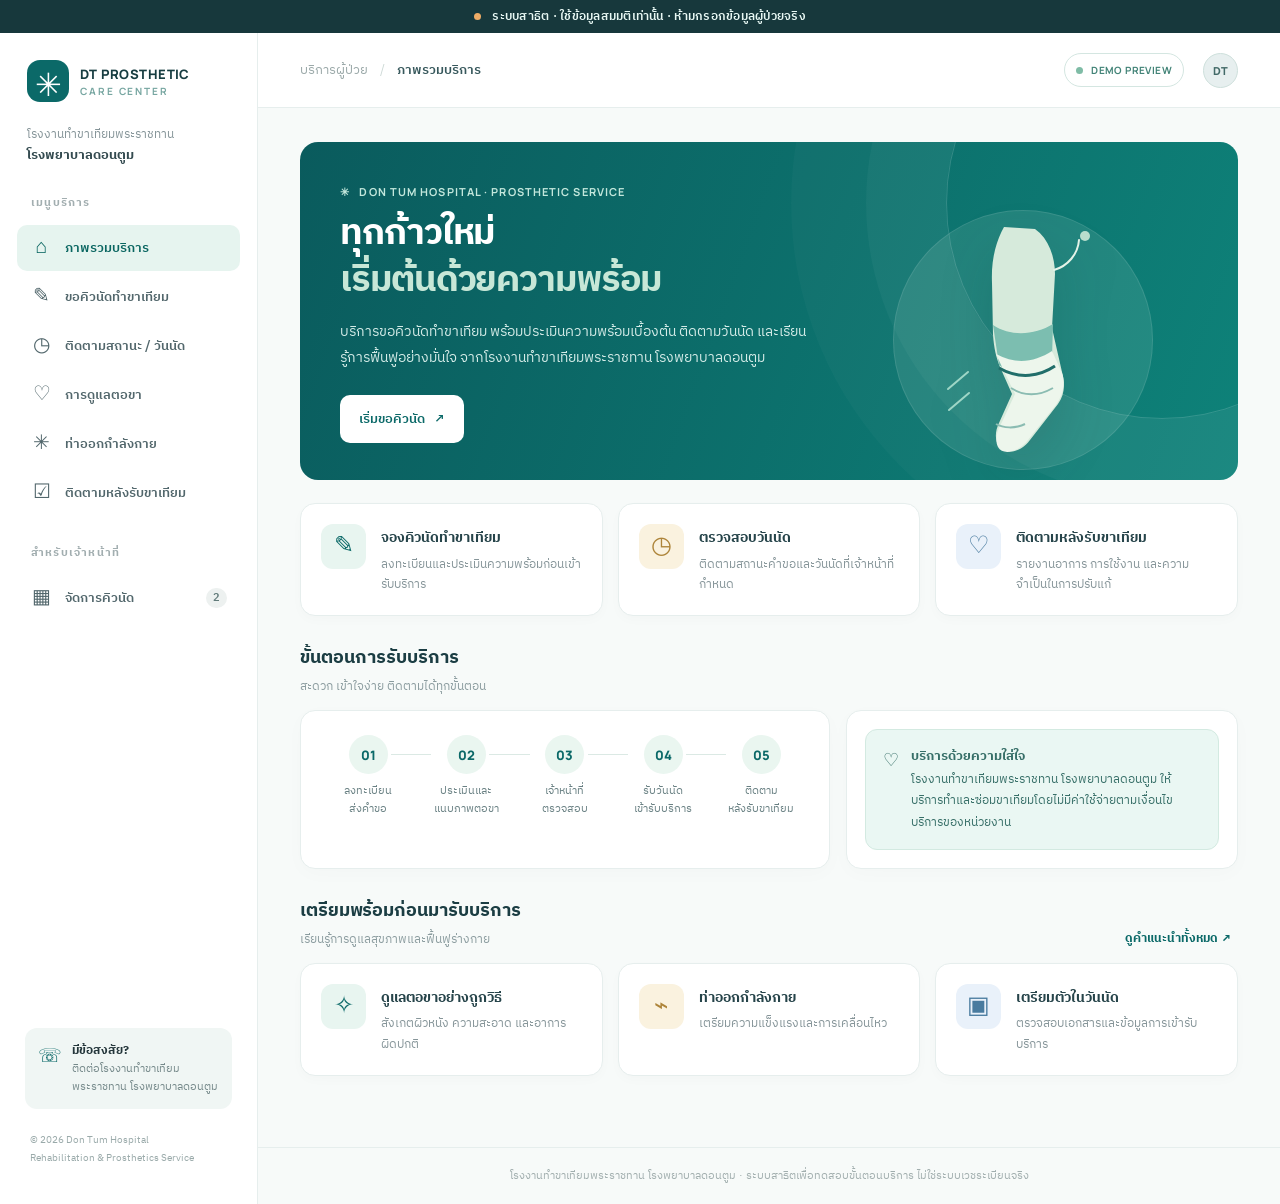
<file: index.html>
<!doctype html>
<html lang="th">
<head>
  <meta charset="UTF-8" />
  <meta name="viewport" content="width=device-width, initial-scale=1, viewport-fit=cover" />
  <meta name="theme-color" content="#0b6968" />
  <meta name="description" content="ระบบขอคิวนัดทำขาเทียม ประเมินความพร้อม และติดตามหลังได้รับขาเทียม โรงงานทำขาเทียมพระราชทาน โรงพยาบาลดอนตูม" />
  <title>DT Prosthetic Care | โรงพยาบาลดอนตูม</title>
  <link rel="preconnect" href="https://fonts.googleapis.com" />
  <link rel="preconnect" href="https://fonts.gstatic.com" crossorigin />
  <link href="https://fonts.googleapis.com/css2?family=IBM+Plex+Sans+Thai:wght@400;500;600;700&family=Manrope:wght@400;500;600;700;800&display=swap" rel="stylesheet" />
  <link rel="stylesheet" href="styles.css" />
</head>
<body>
  <div class="demo-ribbon"><span class="status-dot"></span> ระบบสาธิต · ใช้ข้อมูลสมมติเท่านั้น · ห้ามกรอกข้อมูลผู้ป่วยจริง</div>
  <div class="app-shell">
    <aside class="sidebar" id="sidebar">
      <div class="brand"><div class="brand-mark">✳</div><div><strong>DT PROSTHETIC</strong><small>CARE CENTER</small></div></div>
      <div class="hospital-label">โรงงานทำขาเทียมพระราชทาน<br><b>โรงพยาบาลดอนตูม</b></div>
      <div class="sidebar-caption">เมนูบริการ</div>
      <nav id="mainNav" aria-label="เมนูหลัก">
        <button class="nav-item active" data-page="home"><span class="nav-icon">⌂</span> ภาพรวมบริการ</button>
        <button class="nav-item" data-page="request"><span class="nav-icon">✎</span> ขอคิวนัดทำขาเทียม</button>
        <button class="nav-item" data-page="tracking"><span class="nav-icon">◷</span> ติดตามสถานะ / วันนัด</button>
        <button class="nav-item" data-page="guides"><span class="nav-icon">♡</span> การดูแลตอขา</button>
        <button class="nav-item" data-page="exercise"><span class="nav-icon">✳</span> ท่าออกกำลังกาย</button>
        <button class="nav-item" data-page="followup"><span class="nav-icon">☑</span> ติดตามหลังรับขาเทียม</button>
      </nav>
      <div class="sidebar-caption staff-caption">สำหรับเจ้าหน้าที่</div>
      <button class="nav-item" data-page="staff"><span class="nav-icon">▦</span> จัดการคิวนัด <span class="nav-badge" id="queueBadge">3</span></button>
      <div class="sidebar-bottom"><div class="help-card"><span>☏</span><div><b>มีข้อสงสัย?</b><small>ติดต่อโรงงานทำขาเทียมพระราชทาน โรงพยาบาลดอนตูม</small></div></div><p>© 2026 Don Tum Hospital<br>Rehabilitation & Prosthetics Service</p></div>
    </aside>

    <div class="workspace">
      <header class="topbar">
        <button class="mobile-menu" id="menuToggle" aria-label="เปิดเมนู">☰</button>
        <div class="topbar-breadcrumb"><span>บริการผู้ป่วย</span><span class="crumb-divider">/</span><b id="currentTitle">ภาพรวมบริการ</b></div>
        <div class="topbar-actions"><span class="live-pill"><i></i> DEMO PREVIEW</span><span class="avatar">DT</span></div>
      </header>
      <main id="pageContent" tabindex="-1"></main>
      <footer class="content-footer">โรงงานทำขาเทียมพระราชทาน โรงพยาบาลดอนตูม · ระบบสาธิตเพื่อทดสอบขั้นตอนบริการ ไม่ใช่ระบบเวชระเบียนจริง</footer>
    </div>
  </div>
  <div id="toastRegion" role="status" aria-live="polite"></div>
  <div class="modal-backdrop hidden" id="modalBackdrop" aria-hidden="true"><div class="modal" role="dialog" aria-modal="true" aria-labelledby="modalTitle"><button class="modal-close" id="modalClose" aria-label="ปิด">×</button><div id="modalContent"></div></div></div>
  <link rel="stylesheet" href="guides-content.css">
  <script src="guides-content.js" defer></script>
  <script src="app.js" defer></script>
</body>
</html>
</file>
<file: styles.css>
:root{--teal:#0b6968;--teal-dark:#07514f;--teal-light:#e7f4f1;--mint:#a6d9c9;--navy:#16333a;--text:#24363b;--muted:#79888d;--bg:#f7faf9;--line:#e6eeed;--white:#fff;--gold:#eac477;--orange:#cb7a38;--shadow:0 16px 40px rgba(18,60,63,.065)}
*{box-sizing:border-box}html{scroll-behavior:smooth}body{margin:0;font-family:'IBM Plex Sans Thai',sans-serif;color:var(--text);background:var(--bg);font-size:15px}button,input,select,textarea{font:inherit}button{cursor:pointer}button:focus-visible,a:focus-visible,input:focus-visible,select:focus-visible,textarea:focus-visible{outline:3px solid #79c8ca;outline-offset:2px}a{color:var(--teal)}.hidden{display:none!important}.demo-ribbon{background:#17383c;color:#e8f8f4;text-align:center;font-size:12px;font-weight:600;padding:7px 12px;letter-spacing:.02em}.status-dot{display:inline-block;width:7px;height:7px;border-radius:50%;background:#eeac66;vertical-align:middle;margin-right:8px}.app-shell{display:flex;min-height:calc(100vh - 31px)}.sidebar{width:258px;flex:none;background:#fff;border-right:1px solid var(--line);display:flex;flex-direction:column;padding:27px 17px;min-height:calc(100vh - 31px);z-index:10}.brand{display:flex;align-items:center;gap:11px;padding:0 10px}.brand-mark{height:42px;width:42px;display:grid;place-items:center;background:var(--teal);color:white;border-radius:13px;font-size:32px;font-weight:300}.brand strong{display:block;font-family:Manrope,sans-serif;letter-spacing:.035em;color:#173d41;font-size:13px;font-weight:800}.brand small{display:block;font:700 10px Manrope,sans-serif;letter-spacing:.19em;color:#77a6a1;margin-top:1px}.hospital-label{margin:23px 10px 25px;font-size:12px;line-height:1.65;color:#859498}.hospital-label b{font-size:13px;color:#344b50}.sidebar-caption{font-size:11px;text-transform:uppercase;letter-spacing:.11em;font-weight:700;color:#a2aeb0;padding:0 14px;margin:3px 0 10px}.staff-caption{margin-top:25px}.nav-item{width:100%;display:flex;gap:12px;align-items:center;border:0;background:transparent;color:#52676c;border-radius:10px;text-align:left;padding:12px 13px;margin:3px 0;font-size:13px;font-weight:600;transition:.2s}.nav-item:hover{background:#f2f8f6;color:#166965}.nav-item.active{background:#e6f4ef;color:#0a6661}.nav-icon{font-size:20px;line-height:1;width:23px;text-align:center;font-weight:500}.nav-badge{margin-left:auto;border-radius:20px;padding:1px 7px;background:#edf1f0;color:#617b7a;font-size:11px}.sidebar-bottom{margin-top:auto;padding:20px 8px 0}.help-card{background:#f0f6f4;padding:13px;border-radius:12px;display:flex;gap:10px}.help-card>span{font-size:19px;color:var(--teal)}.help-card b{font-size:12px;display:block}.help-card small{font-size:11px;color:#75898a;line-height:1.65;display:block}.sidebar-bottom p{font-size:10px;color:#9aaaaa;line-height:1.8;padding:12px 5px 0}.workspace{flex:1;min-width:0;display:flex;flex-direction:column}.topbar{height:75px;background:#fff;border-bottom:1px solid var(--line);display:flex;align-items:center;justify-content:space-between;padding:0 42px}.topbar-breadcrumb{display:flex;gap:12px;align-items:center;color:#9ba9a9;font-size:13px}.topbar-breadcrumb b{color:#37585c;font-weight:600}.crumb-divider{color:#cdd9d6}.topbar-actions{display:flex;gap:19px;align-items:center}.live-pill{font:700 10px Manrope,sans-serif;letter-spacing:.04em;border:1px solid #d4e6e1;border-radius:30px;color:#428377;padding:9px 11px}.live-pill i{display:inline-block;width:7px;height:7px;border-radius:50%;background:#7fbca6;margin-right:6px}.avatar{width:35px;height:35px;background:#e7efef;border:1px solid #cee0dc;display:grid;place-items:center;border-radius:50%;font:800 11px Manrope;color:#436a68}.mobile-menu{display:none;border:0;background:transparent;color:var(--teal);font-size:24px}main{flex:1;max-width:1380px;width:100%;margin:0 auto;padding:34px 42px 45px}.content-footer{font-size:11px;color:#a1aeae;text-align:center;padding:19px;border-top:1px solid var(--line)}.eyebrow{display:inline-flex;align-items:center;gap:8px;color:var(--teal);font:800 10px Manrope,sans-serif;letter-spacing:.19em;text-transform:uppercase}.eyebrow .tiny-mark{height:6px;width:6px;border-radius:50%;background:#5bb49f}.page-heading{margin-bottom:26px}.page-heading h1{font-size:31px;font-weight:700;letter-spacing:-.025em;color:#123940;margin:8px 0 6px;line-height:1.35}.page-heading p{color:#7c8c8e;margin:0;font-size:14px;line-height:1.8}.hero{min-height:310px;background:linear-gradient(110deg,#0a5b5d,#0e8279);color:#fff;border-radius:18px;padding:37px 40px;display:flex;overflow:hidden;position:relative;margin-bottom:23px}.hero:before{content:"";position:absolute;width:430px;height:430px;right:-140px;top:-155px;border:1px solid rgba(255,255,255,.16);border-radius:50%;box-shadow:0 0 0 80px rgba(255,255,255,.035),0 0 0 155px rgba(255,255,255,.025)}.hero-copy{position:relative;z-index:1;max-width:570px}.hero-kicker{display:inline-flex;gap:8px;align-items:center;font:700 11px Manrope,sans-serif;letter-spacing:.1em;color:#c3e7dc;margin-bottom:12px}.hero h2{margin:0;font-weight:700;line-height:1.3;font-size:36px;letter-spacing:-.03em}.hero h2 em{font-style:normal;color:#c7e7d7}.hero p{color:#d5ece8;font-size:14px;line-height:1.9;max-width:470px;margin:14px 0 23px}.btn{border:1px solid transparent;border-radius:10px;padding:12px 18px;font-weight:600;display:inline-flex;gap:9px;align-items:center;justify-content:center;transition:.2s;text-decoration:none;font-size:13px}.btn:hover{transform:translateY(-1px)}.btn-primary{background:var(--teal);color:#fff}.btn-primary:hover{background:var(--teal-dark)}.btn-light{background:#fff;color:var(--teal)}.btn-light:hover{background:#eaf4ef}.btn-outline{background:#fff;color:var(--teal);border-color:#c4ded8}.btn-ghost{background:transparent;color:var(--teal)}.btn-small{padding:8px 12px;font-size:12px}.hero-art{position:absolute;right:50px;bottom:0;width:330px;height:280px;display:grid;place-items:center}.hero-art .art-ring{position:absolute;width:260px;height:260px;border-radius:50%;background:rgba(218,246,229,.11);border:1px solid rgba(255,255,255,.1)}.hero-art svg{position:relative;width:250px;height:270px;filter:drop-shadow(0 23px 26px rgba(4,52,53,.15))}.quick-grid{display:grid;grid-template-columns:repeat(3,1fr);gap:15px;margin:0 0 26px}.quick-card{background:white;border:1px solid var(--line);border-radius:15px;padding:20px;text-align:left;display:flex;gap:15px;align-items:flex-start;transition:.2s;box-shadow:0 4px 12px rgba(13,75,70,.018)}.quick-card:hover{border-color:#94d3c5;transform:translateY(-2px);box-shadow:var(--shadow)}.quick-icon{height:45px;width:45px;display:grid;place-items:center;background:#e8f5f0;color:var(--teal);font-size:24px;border-radius:12px;flex:none}.quick-icon.sand{background:#faf2df;color:#ad8439}.quick-icon.blue{background:#e9f1fa;color:#497b9f}.quick-card strong{display:block;color:#26444a;margin:2px 0 5px;font-size:14px}.quick-card span:last-child{display:block;color:#869599;font-size:12px;line-height:1.7}.section-header{display:flex;align-items:end;justify-content:space-between;gap:18px;margin:27px 0 14px}.section-header h3{font-size:18px;margin:0;color:#1b3d43}.section-header p{font-size:12px;color:#8b9c9f;margin:4px 0 0}.section-header button{border:0;background:transparent;color:var(--teal);font-weight:700;font-size:12px}.info-grid{display:grid;grid-template-columns:1.35fr 1fr;gap:16px}.panel{background:white;border:1px solid var(--line);border-radius:15px;padding:24px;box-shadow:0 5px 20px rgba(12,48,47,.018)}.panel h3{margin:0 0 17px;color:#24484b;font-size:16px}.steps{display:flex;align-items:flex-start;gap:12px}.step{flex:1;text-align:center;position:relative}.step:not(:last-child):after{content:"";position:absolute;top:19px;left:calc(50% + 23px);right:calc(-50% + 23px);height:1px;background:#dbe9e4}.step-circle{height:39px;width:39px;border-radius:50%;background:#eaf6f0;color:var(--teal);display:grid;place-items:center;margin:0 auto 9px;font:800 13px Manrope,sans-serif}.step label{display:block;font-size:11px;color:#698083;line-height:1.6}.notice{display:flex;gap:12px;border-radius:12px;padding:15px 17px;background:#fff9ea;border:1px solid #f6e8be;color:#816733;font-size:12px;line-height:1.8}.notice span{font-size:18px}.notice strong{display:block;font-size:13px}.notice.teal{background:#eaf7f3;border-color:#d3eae1;color:#376f68}.form-layout{display:grid;grid-template-columns:minmax(0,1fr) 280px;align-items:start;gap:19px}.form-panel{padding:28px}.form-progress{display:flex;justify-content:space-between;gap:10px;margin-bottom:22px}.progress-part{height:5px;border-radius:8px;background:#e6efed;flex:1}.progress-part.done{background:#2a9b8b}.form-step-label{font:800 11px Manrope,sans-serif;letter-spacing:.06em;color:var(--teal);margin-bottom:5px}.form-panel h2{font-size:22px;color:#173f45;margin:0 0 5px}.form-description{font-size:13px;color:#809093;line-height:1.8;margin:0 0 23px}.form-section-title{font-size:13px;font-weight:700;color:#2a4c50;margin:22px 0 11px;border-bottom:1px solid #ecf0f0;padding-bottom:8px}.field-grid{display:grid;grid-template-columns:repeat(2,minmax(0,1fr));gap:16px}.field{display:flex;flex-direction:column;gap:7px;margin-bottom:15px}.field label{font-size:12px;font-weight:600;color:#425c60}.field label .required{color:#cd6c5c}.field input,.field select,.field textarea,.search-field{width:100%;background:#fff;border:1px solid #dce7e5;border-radius:9px;padding:11px 12px;color:#29474b;font-size:13px;outline:0;transition:.2s}.field input:focus,.field select:focus,.field textarea:focus,.search-field:focus{border-color:#52ac9d;box-shadow:0 0 0 3px rgba(73,159,145,.12)}.field input::placeholder,.field textarea::placeholder{color:#abb8b9}.field-help{color:#8b9b9d;font-size:11px}.choice-row{display:flex;gap:10px;flex-wrap:wrap}.choice{display:inline-flex;align-items:center;gap:7px;border:1px solid #dce8e5;padding:9px 12px;border-radius:9px;color:#577073;font-size:12px;cursor:pointer}.choice:has(input:checked){background:#e9f7f1;border-color:#70beaa;color:#136c62}.choice input{accent-color:var(--teal)}.question{padding:15px 0;border-bottom:1px solid #eef2f1}.question:first-child{padding-top:0}.question label.q-label{font-weight:600;font-size:13px;color:#36585d;display:block;margin-bottom:11px}.photo-grid{display:grid;grid-template-columns:repeat(3,minmax(0,1fr));gap:14px}.upload-box{border:1px dashed #a9cbc3;border-radius:12px;background:#f8fbfa;min-height:166px;display:flex;flex-direction:column;align-items:center;justify-content:center;text-align:center;position:relative;cursor:pointer;overflow:hidden;padding:13px;gap:6px}.upload-box:hover{border-color:#168679;background:#eff9f5}.upload-box input{position:absolute;inset:0;opacity:0;cursor:pointer;width:100%;height:100%}.upload-box .upload-icon{font-size:25px;color:#508e83}.upload-box strong{font-size:12px;color:#426d6a}.upload-box small{font-size:10px;color:#92a7a6}.upload-box img{position:absolute;inset:0;width:100%;height:100%;object-fit:cover}.upload-box .replace-photo{position:absolute;bottom:0;left:0;right:0;background:rgba(10,60,62,.77);padding:8px;color:#fff;font-size:11px}.form-actions{display:flex;align-items:center;justify-content:space-between;gap:12px;margin-top:26px;border-top:1px solid #edf1f0;padding-top:22px}.form-side .panel{margin-bottom:15px}.side-list{list-style:none;margin:0;padding:0}.side-list li{display:flex;gap:9px;align-items:start;margin:14px 0;font-size:12px;line-height:1.7;color:#698085}.side-list li span{color:var(--teal);font-weight:700}.consent{font-size:12px;line-height:1.85;color:#577276;display:flex;gap:9px;align-items:start;padding:15px;background:#f1f8f5;border-radius:10px}.consent input{margin-top:5px;accent-color:var(--teal)}.status-pill{display:inline-flex;align-items:center;gap:6px;border-radius:30px;padding:5px 10px;font-size:11px;font-weight:700;background:#f2f3f4;color:#63757a;white-space:nowrap}.status-pill.pending{background:#fff2dc;color:#a16b21}.status-pill.review{background:#e7f1fb;color:#3f79a3}.status-pill.scheduled{background:#e0f5e9;color:#2b875a}.status-pill.completed{background:#e9f5f0;color:#19756a}.status-pill.needs-info{background:#fdeced;color:#b15b61}.tracking-search{display:flex;gap:11px;margin:18px 0 22px}.tracking-search input{max-width:380px}.appointment-card{background:linear-gradient(125deg,#f0faf6,#fff);border:1px solid #d4ece2;border-radius:16px;padding:25px;display:grid;grid-template-columns:1fr auto;gap:18px}.appointment-card .big-date{color:#0c6764;font-size:24px;font-weight:700;margin:6px 0}.timeline{position:relative;display:grid;gap:0;margin-top:15px}.timeline-row{display:flex;gap:15px;position:relative;padding:0 0 28px}.timeline-row:not(:last-child):before{content:"";position:absolute;left:13px;top:27px;bottom:0;width:1px;background:#dcebe6}.timeline-dot{width:27px;height:27px;background:#e9f3ef;color:#6ca398;border-radius:50%;display:grid;place-items:center;flex:none;font-size:12px;z-index:1}.timeline-row.done .timeline-dot{background:#148274;color:#fff}.timeline-body b{font-size:13px;color:#36545a}.timeline-body small{display:block;font-size:12px;color:#8c9d9e;line-height:1.7;margin-top:3px}.table-scroll{overflow-x:auto}.data-table{border-collapse:collapse;width:100%;min-width:720px}.data-table th{text-align:left;background:#f8fbfa;color:#8d9fa0;font-size:11px;padding:13px 14px;border-bottom:1px solid var(--line)}.data-table td{font-size:12px;padding:14px;border-bottom:1px solid #edf1f1;color:#4c666a}.data-table td strong{color:#28494e}.data-table tbody tr:hover{background:#fcfefd}.data-table td .sub{font-size:11px;color:#98a7a9;margin-top:3px}.stats-row{display:grid;grid-template-columns:repeat(4,1fr);gap:14px;margin:19px 0 23px}.stat-card{background:#fff;border:1px solid var(--line);border-radius:13px;padding:20px}.stat-card .stat-label{font-size:12px;color:#829597}.stat-card b{display:block;font:800 27px Manrope,sans-serif;color:#21484d;margin-top:7px}.stat-card small{font-size:10px;color:#60a78f}.toolbar{display:flex;justify-content:space-between;gap:12px;align-items:center;margin-bottom:15px}.toolbar .search-field{max-width:320px}.filter-pills{display:flex;gap:7px;flex-wrap:wrap}.filter-pill{background:white;border:1px solid #dbe8e4;color:#6e8486;border-radius:20px;padding:7px 12px;font-size:11px;font-weight:600}.filter-pill.selected{background:#0a7770;border-color:#0a7770;color:#fff}.guide-grid{display:grid;grid-template-columns:repeat(3,1fr);gap:15px}.guide-card{background:white;border:1px solid var(--line);border-radius:14px;overflow:hidden}.guide-visual{height:145px;display:grid;place-items:center;background:linear-gradient(130deg,#e7f4ee,#cce9dd);position:relative}.guide-visual.gold{background:linear-gradient(135deg,#fbf4e8,#eee1bd)}.guide-visual.blue{background:linear-gradient(135deg,#edf5f7,#d5e5f1)}.guide-glyph{font-size:56px;filter:drop-shadow(0 9px 8px rgba(36,101,90,.12))}.guide-card .guide-content{padding:19px}.guide-card h3{font-size:15px;margin:0 0 7px;color:#31585b}.guide-card p{font-size:12px;color:#819396;line-height:1.85;margin:0}.guide-card ul{padding-left:20px;color:#748a8d;font-size:12px;line-height:1.85}.guide-card .tag{font:800 10px Manrope,sans-serif;color:#50978a;letter-spacing:.08em;display:inline-block;margin-bottom:8px}.exercise-grid{display:grid;grid-template-columns:repeat(2,1fr);gap:16px}.exercise-card{display:flex;gap:20px;align-items:center;background:white;border:1px solid var(--line);border-radius:14px;padding:18px}.exercise-illustration{height:110px;width:125px;min-width:125px;display:grid;place-items:center;background:#edf7f3;border-radius:11px}.exercise-illustration svg{width:98px;height:86px}.exercise-card h3{font-size:14px;margin:0 0 5px;color:#2c5659}.exercise-card p{margin:0;color:#82979a;font-size:12px;line-height:1.8}.exercise-card .exercise-tag{color:#218978;font-size:10px;font-weight:700;display:block;margin-bottom:6px}.followup-tags{display:flex;gap:10px;margin-bottom:20px;flex-wrap:wrap}.followup-tags span{background:#e9f6f1;color:#3c8477;font-size:11px;font-weight:600;border-radius:7px;padding:8px 12px}.range-wrap{display:flex;align-items:center;gap:15px}.range-wrap input{accent-color:var(--teal);flex:1}.range-value{font:800 18px Manrope;color:var(--teal);width:32px;text-align:center}.success-panel{text-align:center;padding:35px 20px}.success-icon{width:70px;height:70px;display:grid;place-items:center;margin:0 auto 16px;background:#e3f5ed;color:#159479;font-size:35px;border-radius:50%}.success-panel h2{color:#20585c;margin-bottom:8px}.success-panel p{line-height:1.9;font-size:13px;color:#788c8e}.reference-code{background:#e9f7f1;border:1px dashed #8cc4b5;border-radius:10px;font:800 23px Manrope;color:#176f66;letter-spacing:.04em;display:inline-block;padding:12px 23px;margin:13px 0}.modal-backdrop{position:fixed;inset:0;z-index:30;background:rgba(16,42,47,.4);display:grid;place-items:center;padding:20px}.modal{background:white;max-width:540px;width:100%;border-radius:18px;padding:29px;position:relative;box-shadow:0 30px 70px rgba(0,0,0,.15);max-height:90vh;overflow:auto}.modal-close{position:absolute;right:19px;top:13px;border:0;background:transparent;font-size:26px;color:#8ca1a2}.modal h2{font-size:19px;color:#21494c;margin:0 25px 7px 0}.modal p{font-size:12px;color:#829598;line-height:1.8}.modal .modal-actions{display:flex;justify-content:flex-end;gap:10px;margin-top:18px}.empty-state{padding:34px;text-align:center;color:#92a4a6}.empty-state .empty-icon{font-size:40px;color:#8dbdb1;display:block;margin-bottom:9px}#toastRegion{position:fixed;bottom:22px;right:22px;z-index:50}.toast{background:#1e4a4c;color:white;padding:14px 18px;border-radius:10px;box-shadow:var(--shadow);font-size:13px;margin-top:8px;max-width:350px}.mini-note{font-size:11px;color:#9aaaac;line-height:1.8;margin-top:10px}.small-link{border:0;background:none;color:var(--teal);font-size:12px;text-decoration:underline;padding:0}.source-note{color:#859a9c;font-size:11px;line-height:1.8}.source-note a{font-weight:600}.divider{height:1px;background:var(--line);margin:20px 0}
@media(max-width:1190px){.sidebar{width:225px;padding:23px 12px}.topbar{padding:0 26px}main{padding:29px 26px}.hero-art{right:4px;opacity:.8}.hero-copy{max-width:60%}.hero h2{font-size:31px}.quick-grid{gap:10px}.quick-card{padding:15px;gap:10px}.form-layout{grid-template-columns:minmax(0,1fr) 240px}}
@media(max-width:900px){.sidebar{position:fixed;left:-260px;top:31px;bottom:0;box-shadow:25px 0 40px rgba(17,52,53,.13);overflow:auto;transition:left .2s}.sidebar.open{left:0}.mobile-menu{display:block}.topbar{justify-content:flex-start;gap:17px}.topbar-actions{margin-left:auto}.hero-art{opacity:.25;right:-55px}.hero-copy{max-width:90%}.quick-grid{grid-template-columns:repeat(2,1fr)}.info-grid{grid-template-columns:1fr}.form-layout{grid-template-columns:1fr}.form-side{display:grid;grid-template-columns:1fr 1fr;gap:12px}.form-side .panel{margin-bottom:0}.stats-row{grid-template-columns:repeat(2,1fr)}}
@media(max-width:600px){.topbar{height:61px;padding:0 17px}.topbar-breadcrumb{font-size:11px;gap:6px}.topbar-breadcrumb>span:first-child,.crumb-divider{display:none}.live-pill{display:none}main{padding:23px 16px 35px}.page-heading h1{font-size:25px}.page-heading p{font-size:13px}.hero{min-height:300px;padding:28px 24px;border-radius:16px}.hero-copy{max-width:100%}.hero h2{font-size:29px}.hero p{font-size:12px}.hero-art{right:-85px}.quick-grid,.info-grid,.form-side,.guide-grid,.exercise-grid{grid-template-columns:1fr}.quick-card{align-items:center}.form-panel{padding:20px}.field-grid{grid-template-columns:1fr;gap:0}.photo-grid{gap:8px}.upload-box{min-height:130px;padding:7px}.upload-box strong{font-size:10px}.upload-box small{font-size:9px}.steps{gap:4px}.step label{font-size:10px}.panel{padding:20px}.stats-row{gap:9px}.stat-card{padding:13px}.stat-card b{font-size:22px}.toolbar{flex-direction:column;align-items:stretch}.toolbar .search-field{max-width:none}.exercise-card{gap:12px}.exercise-illustration{width:100px;min-width:100px}.appointment-card{grid-template-columns:1fr}.tracking-search{flex-direction:column}.tracking-search input{max-width:none}.form-actions{flex-wrap:wrap}.content-footer{padding:15px;font-size:10px}}
</file>
<file: guides-content.css>
.guide-intro-note{display:block;background:#eaf6f1;border:1px solid #b9ddd0;border-radius:12px;color:#285e57;padding:15px 18px;font-size:13px;line-height:1.9;margin-bottom:20px}
.patient-guides{display:grid;grid-template-columns:1fr 1fr;gap:18px;margin-bottom:22px}
.patient-guide{background:#fff;border:1px solid #e0ebe6;border-radius:17px;overflow:hidden;box-shadow:0 8px 22px rgba(31,91,81,.05)}
.patient-guide-image{height:228px;background:#e8f5f0;overflow:hidden}
.patient-guide-image img{width:100%;height:100%;display:block;object-fit:cover}
.patient-guide-body{padding:22px 23px 23px}
.guide-count{font:800 11px Manrope,sans-serif;letter-spacing:.13em;color:#228377}
.patient-guide h2,.wrap-module h2,.guide-warning-panel h2{font-size:21px;color:#194b4b;line-height:1.4;margin:12px 0 10px}
.patient-guide p,.wrap-module p,.guide-warning-panel p{color:#526e6d;font-size:13px;line-height:1.9}
.patient-guide ul,.guide-alert ul,.guide-sources ul{padding-left:20px;margin:13px 0 0}
.patient-guide li,.guide-alert li,.guide-sources li{font-size:13px;line-height:1.85;color:#385c59;padding-left:3px;margin-bottom:6px}
.wrap-module{background:#fff;border:1px solid #d7e8e1;border-radius:19px;padding:29px;box-shadow:0 10px 26px rgba(31,91,81,.06);margin-bottom:19px}
.wrap-head{max-width:850px}.wrap-head h2{font-size:26px;margin-bottom:5px}.wrap-head p{margin:0 0 22px}
.wrap-grid{display:grid;grid-template-columns:minmax(250px,.85fr) minmax(320px,1.15fr);gap:28px;align-items:start}
.wrap-illustration{background:#edf8f3;border-radius:15px;overflow:hidden}.wrap-illustration img{width:100%;display:block}.wrap-illustration p{padding:0 15px 16px;margin:0;color:#728985;font-size:11px;text-align:center}
.wrap-copy h3,.wrap-specific h3{color:#245653;font-size:17px;margin:5px 0 15px}
.care-steps{counter-reset:wrapsteps;list-style:none;padding:0;margin:0}
.care-steps li{position:relative;padding:0 0 15px 45px;font-size:13px;line-height:1.9;color:#40605d;counter-increment:wrapsteps}
.care-steps li::before{content:counter(wrapsteps);position:absolute;left:0;top:2px;width:30px;height:30px;background:#e2f3eb;color:#19736d;border-radius:50%;display:grid;place-items:center;font:800 13px Manrope,sans-serif}
.wrap-specific{display:grid;grid-template-columns:1fr 1fr;gap:14px;margin-top:22px}
.wrap-specific>div{background:#f1f8f4;border-radius:13px;padding:19px}.wrap-specific h3{margin:0 0 4px}.wrap-specific p{margin:0}
.guide-alert{background:#fff4e7;border:1px solid #f0d1a7;border-radius:13px;padding:20px 22px;margin-top:19px;color:#80502e}
.guide-alert>strong{font-size:15px}.guide-alert li{color:#73543d}
.guide-warning-panel{padding:24px 27px;background:#fff9f2;border:1px solid #f1dfc9;border-radius:16px;margin-bottom:19px}.guide-warning-panel h2{font-size:20px;margin:0 0 17px}
.warning-list{display:grid;grid-template-columns:1fr 1fr;gap:9px}.warning-list span{background:#fff;border:1px solid #f2e4d7;border-radius:9px;padding:12px 13px;font-size:13px;color:#8c583c}
.guide-sources{padding:17px 23px;color:#677f7b}.guide-sources h3{font-size:14px;color:#4a7069}.guide-sources ul{margin-top:8px}.guide-sources li{font-size:11px}.guide-sources p{font-size:11px;line-height:1.8}
@media(max-width:900px){.patient-guides,.wrap-grid,.wrap-specific{grid-template-columns:1fr}.patient-guide-image{height:200px}.wrap-module{padding:22px}}
@media(max-width:600px){.wrap-module{padding:18px}.wrap-head h2{font-size:23px}.warning-list{grid-template-columns:1fr}.patient-guide-body{padding:18px}.patient-guide h2{font-size:19px}}
</file>
